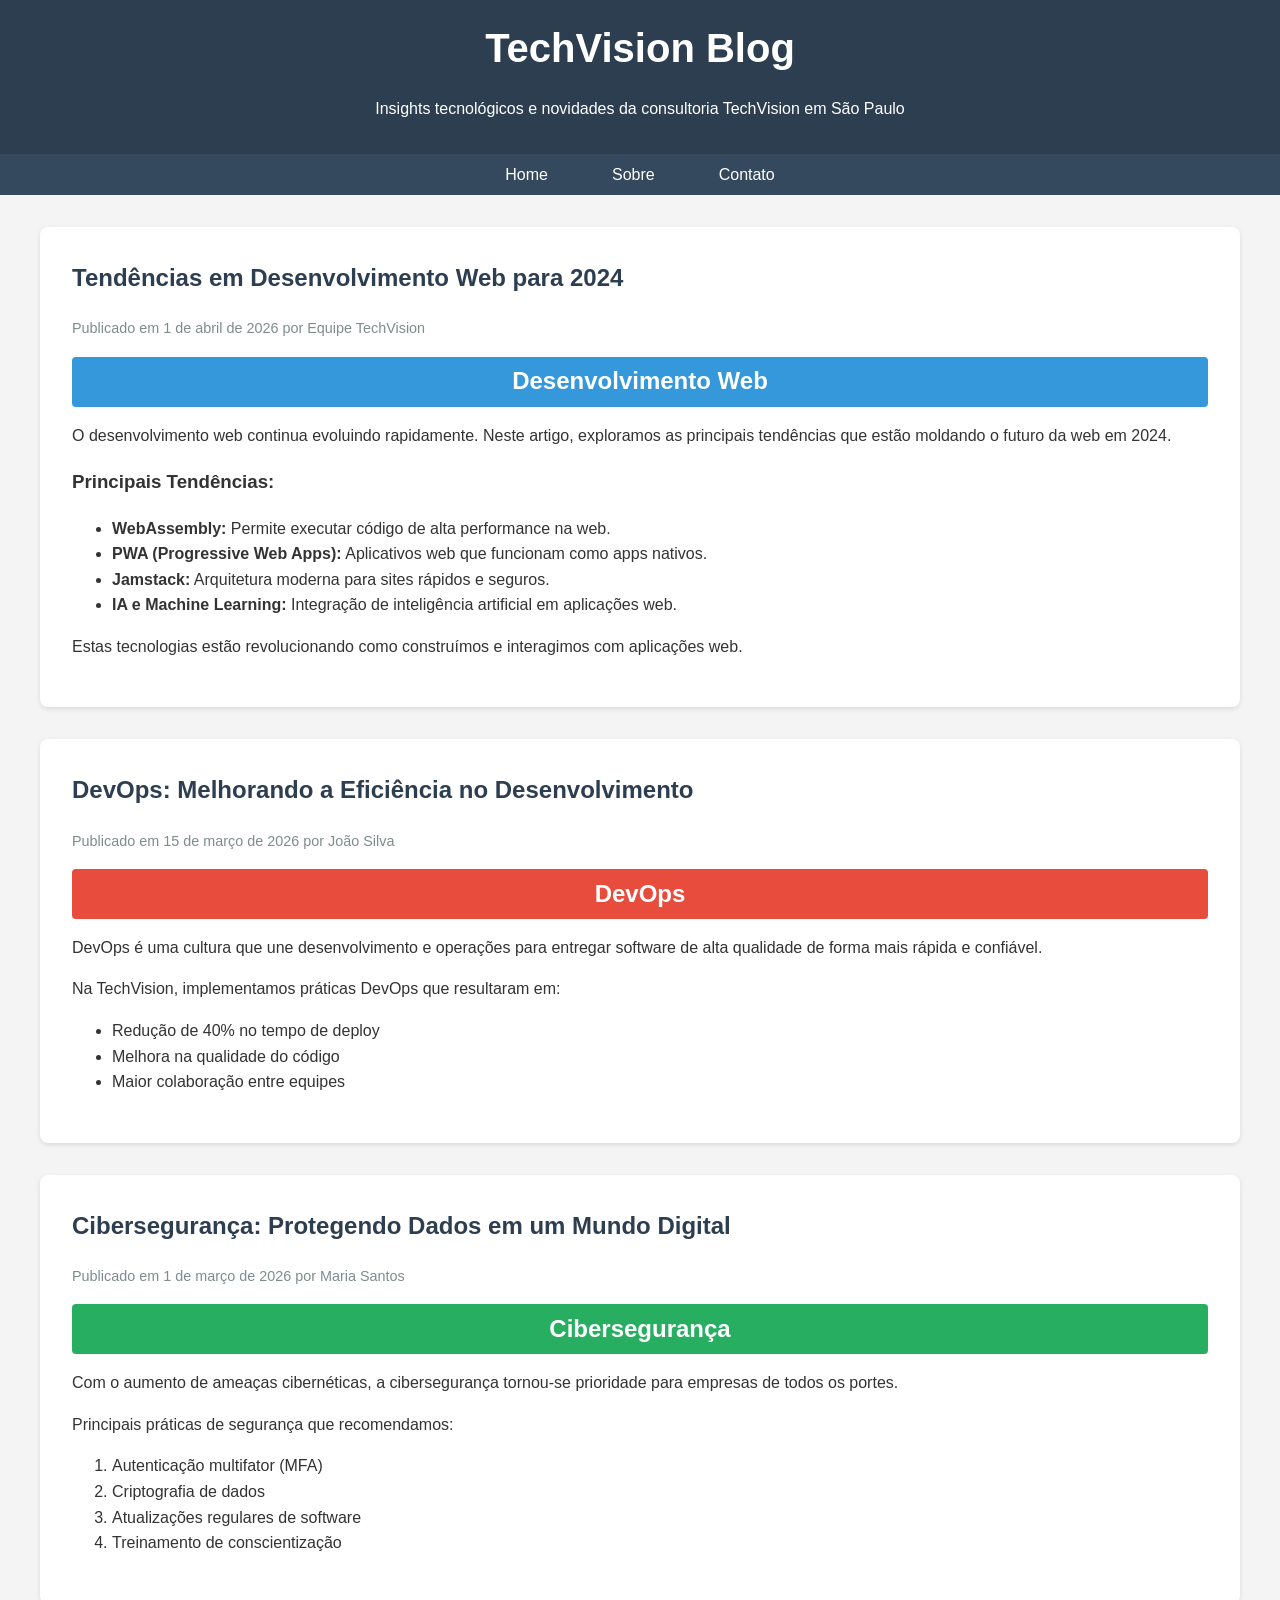
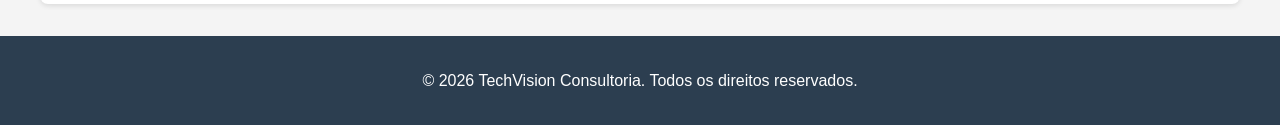
<file: blog/index.html>
<!DOCTYPE html>
<html lang="pt-BR">
<head>
    <meta charset="UTF-8">
    <meta name="viewport" content="width=device-width, initial-scale=1.0">
    <title>TechVision Blog</title>
    <link rel="stylesheet" href="style.css">
</head>
<body>
    <header>
        <h1>TechVision Blog</h1>
        <p>Insights tecnológicos e novidades da consultoria TechVision em São Paulo</p>
    </header>
    <nav>
        <ul>
            <li><a href="#home">Home</a></li>
            <li><a href="#about">Sobre</a></li>
            <li><a href="#contact">Contato</a></li>
        </ul>
    </nav>
    <main>
        <article class="post">
            <h2>Tendências em Desenvolvimento Web para 2024</h2>
            <div class="meta">Publicado em 1 de abril de 2026 por Equipe TechVision</div>
            <div class="image-placeholder">Desenvolvimento Web</div>
            <p>O desenvolvimento web continua evoluindo rapidamente. Neste artigo, exploramos as principais tendências que estão moldando o futuro da web em 2024.</p>
            <h3>Principais Tendências:</h3>
            <ul>
                <li><strong>WebAssembly:</strong> Permite executar código de alta performance na web.</li>
                <li><strong>PWA (Progressive Web Apps):</strong> Aplicativos web que funcionam como apps nativos.</li>
                <li><strong>Jamstack:</strong> Arquitetura moderna para sites rápidos e seguros.</li>
                <li><strong>IA e Machine Learning:</strong> Integração de inteligência artificial em aplicações web.</li>
            </ul>
            <p>Estas tecnologias estão revolucionando como construímos e interagimos com aplicações web.</p>
        </article>

        <article class="post">
            <h2>DevOps: Melhorando a Eficiência no Desenvolvimento</h2>
            <div class="meta">Publicado em 15 de março de 2026 por João Silva</div>
            <div class="image-placeholder" style="background-color: #e74c3c;">DevOps</div>
            <p>DevOps é uma cultura que une desenvolvimento e operações para entregar software de alta qualidade de forma mais rápida e confiável.</p>
            <p>Na TechVision, implementamos práticas DevOps que resultaram em:</p>
            <ul>
                <li>Redução de 40% no tempo de deploy</li>
                <li>Melhora na qualidade do código</li>
                <li>Maior colaboração entre equipes</li>
            </ul>
        </article>

        <article class="post">
            <h2>Cibersegurança: Protegendo Dados em um Mundo Digital</h2>
            <div class="meta">Publicado em 1 de março de 2026 por Maria Santos</div>
            <div class="image-placeholder" style="background-color: #27ae60;">Cibersegurança</div>
            <p>Com o aumento de ameaças cibernéticas, a cibersegurança tornou-se prioridade para empresas de todos os portes.</p>
            <p>Principais práticas de segurança que recomendamos:</p>
            <ol>
                <li>Autenticação multifator (MFA)</li>
                <li>Criptografia de dados</li>
                <li>Atualizações regulares de software</li>
                <li>Treinamento de conscientização</li>
            </ol>
        </article>
    </main>
    <footer>
        <p>&copy; 2026 TechVision Consultoria. Todos os direitos reservados.</p>
    </footer>
</body>
</html>
</file>
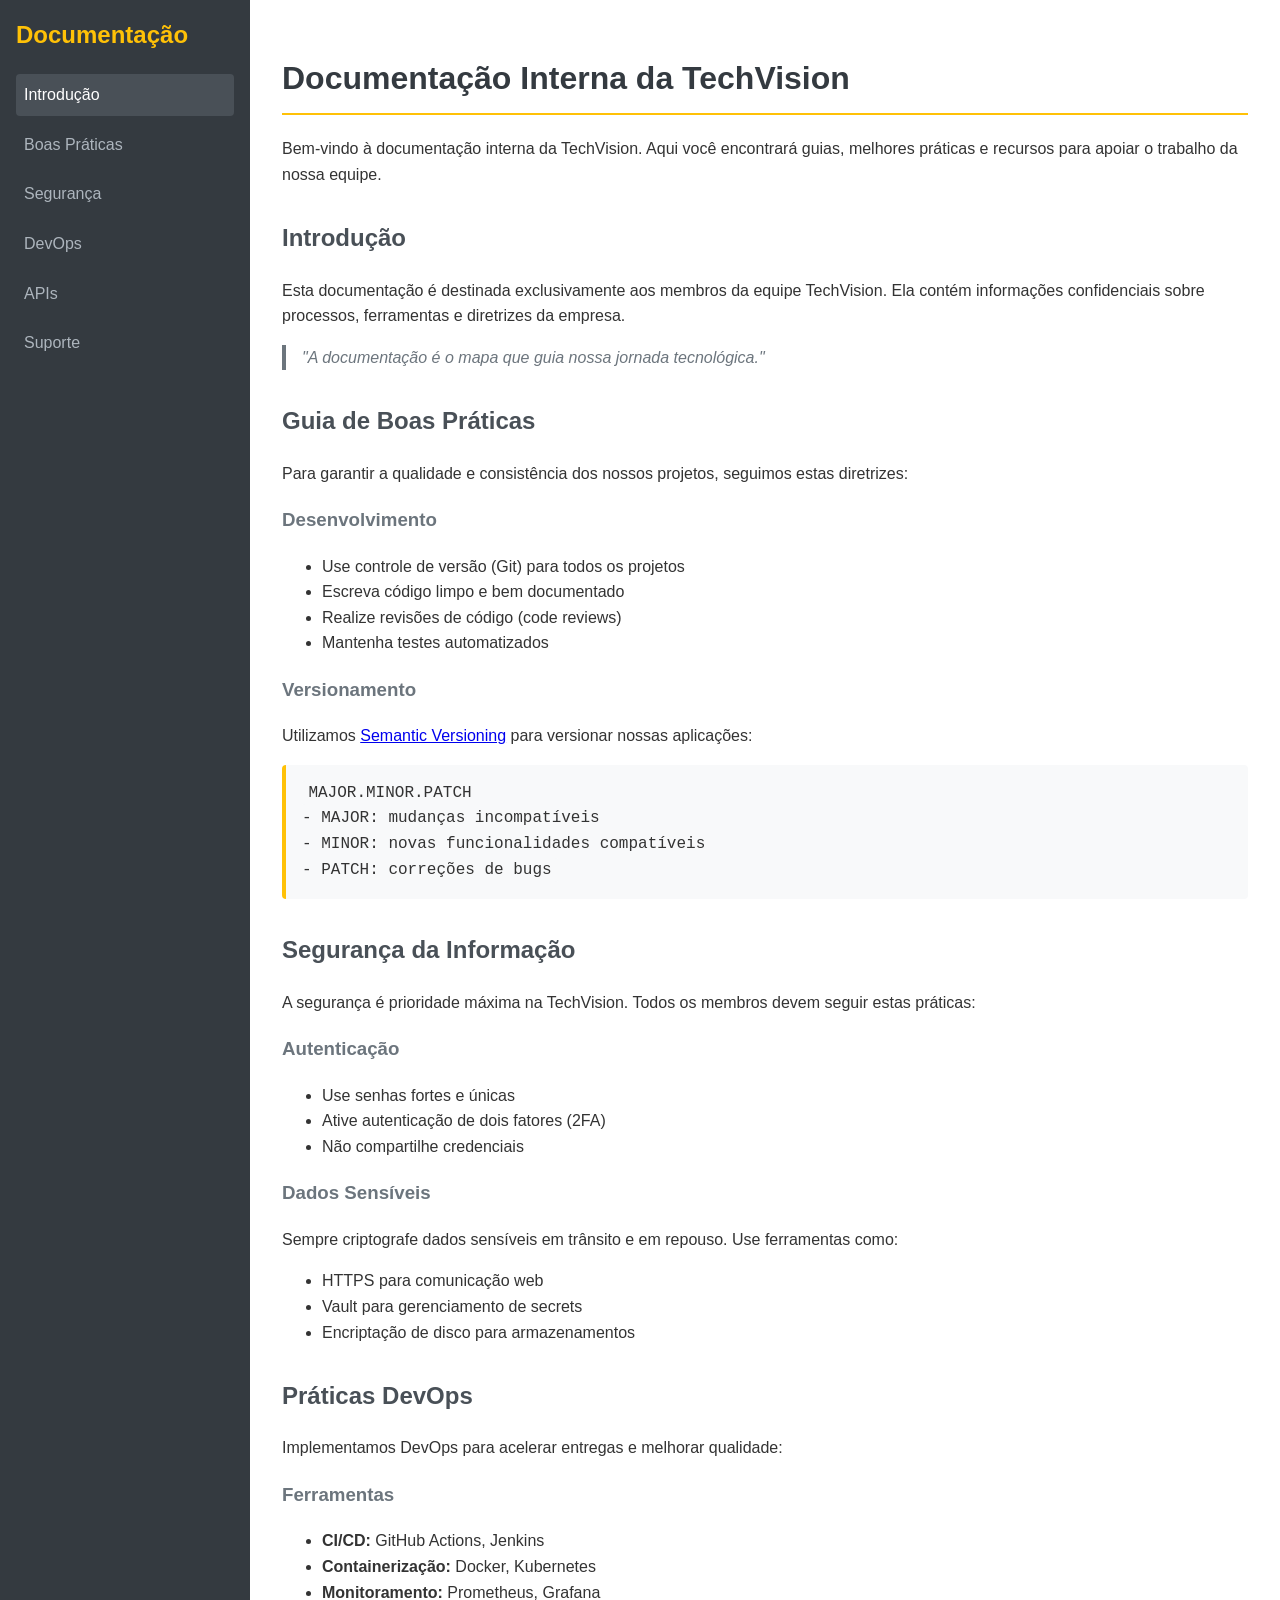
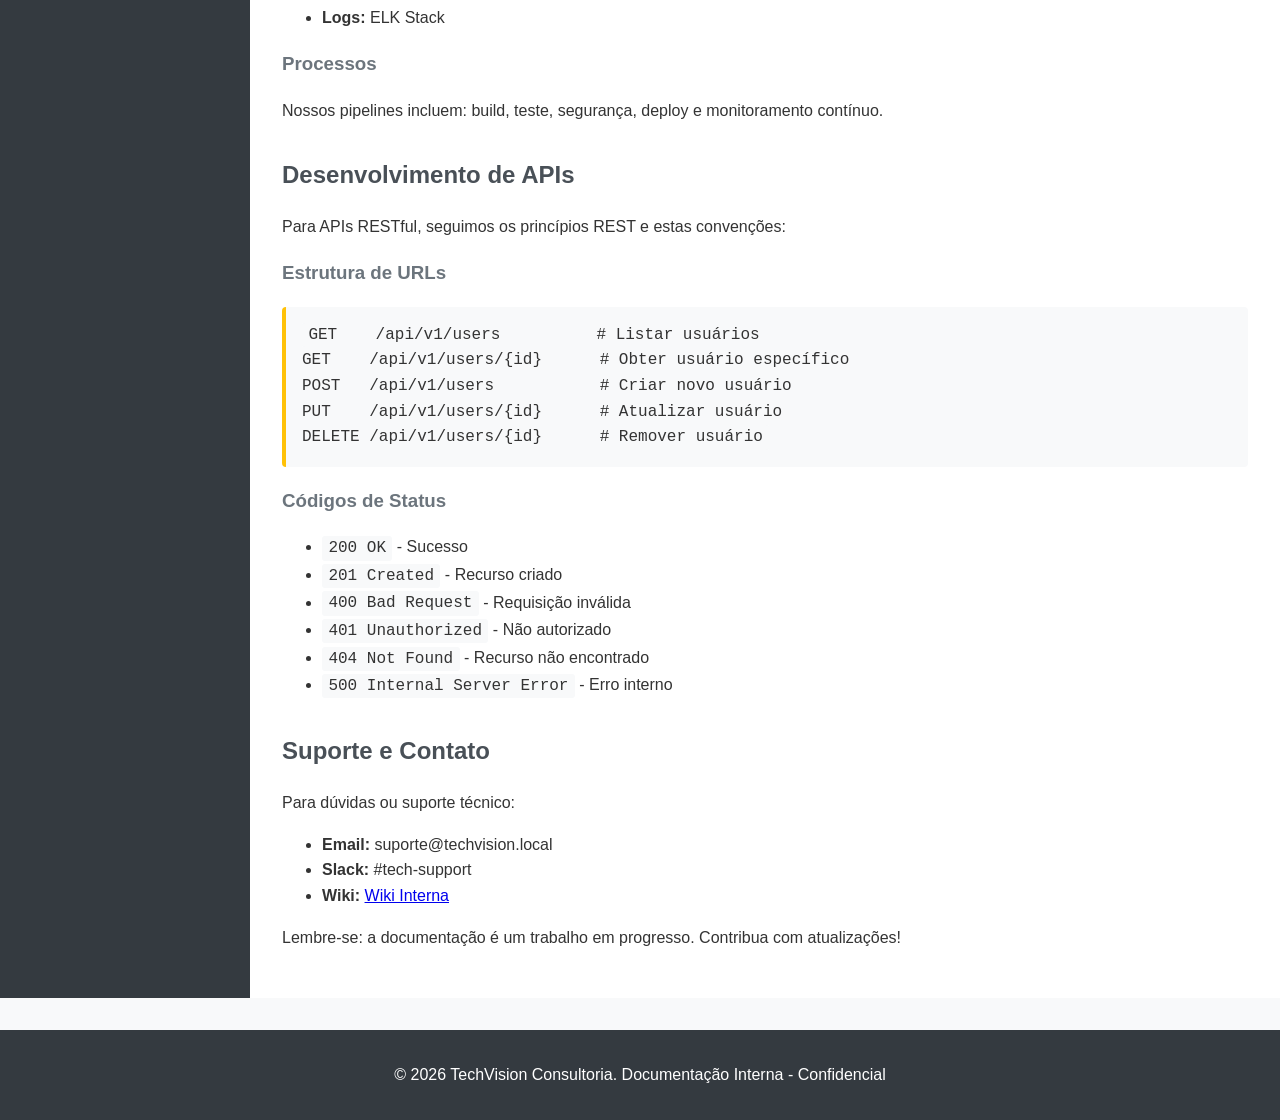
<file: docs/index.html>
<!DOCTYPE html>
<html lang="pt-BR">
<head>
    <meta charset="UTF-8">
    <meta name="viewport" content="width=device-width, initial-scale=1.0">
    <title>Documentação Interna - TechVision</title>
    <link rel="stylesheet" href="style.css">
</head>
<body>
    <div class="container">
        <aside class="sidebar">
            <h2>Documentação</h2>
            <ul>
                <li><a href="#introducao" class="active">Introdução</a></li>
                <li><a href="#boas-praticas">Boas Práticas</a></li>
                <li><a href="#seguranca">Segurança</a></li>
                <li><a href="#devops">DevOps</a></li>
                <li><a href="#apis">APIs</a></li>
                <li><a href="#suporte">Suporte</a></li>
            </ul>
        </aside>
        <main class="main-content">
            <h1>Documentação Interna da TechVision</h1>
            <p>Bem-vindo à documentação interna da TechVision. Aqui você encontrará guias, melhores práticas e recursos para apoiar o trabalho da nossa equipe.</p>

            <section id="introducao">
                <h2>Introdução</h2>
                <p>Esta documentação é destinada exclusivamente aos membros da equipe TechVision. Ela contém informações confidenciais sobre processos, ferramentas e diretrizes da empresa.</p>
                <blockquote>
                    "A documentação é o mapa que guia nossa jornada tecnológica."
                </blockquote>
            </section>

            <section id="boas-praticas">
                <h2>Guia de Boas Práticas</h2>
                <p>Para garantir a qualidade e consistência dos nossos projetos, seguimos estas diretrizes:</p>
                <h3>Desenvolvimento</h3>
                <ul>
                    <li>Use controle de versão (Git) para todos os projetos</li>
                    <li>Escreva código limpo e bem documentado</li>
                    <li>Realize revisões de código (code reviews)</li>
                    <li>Mantenha testes automatizados</li>
                </ul>
                <h3>Versionamento</h3>
                <p>Utilizamos <a href="https://semver.org/" target="_blank">Semantic Versioning</a> para versionar nossas aplicações:</p>
                <pre><code>MAJOR.MINOR.PATCH
- MAJOR: mudanças incompatíveis
- MINOR: novas funcionalidades compatíveis
- PATCH: correções de bugs</code></pre>
            </section>

            <section id="seguranca">
                <h2>Segurança da Informação</h2>
                <p>A segurança é prioridade máxima na TechVision. Todos os membros devem seguir estas práticas:</p>
                <h3>Autenticação</h3>
                <ul>
                    <li>Use senhas fortes e únicas</li>
                    <li>Ative autenticação de dois fatores (2FA)</li>
                    <li>Não compartilhe credenciais</li>
                </ul>
                <h3>Dados Sensíveis</h3>
                <p>Sempre criptografe dados sensíveis em trânsito e em repouso. Use ferramentas como:</p>
                <ul>
                    <li>HTTPS para comunicação web</li>
                    <li>Vault para gerenciamento de secrets</li>
                    <li>Encriptação de disco para armazenamentos</li>
                </ul>
            </section>

            <section id="devops">
                <h2>Práticas DevOps</h2>
                <p>Implementamos DevOps para acelerar entregas e melhorar qualidade:</p>
                <h3>Ferramentas</h3>
                <ul>
                    <li><strong>CI/CD:</strong> GitHub Actions, Jenkins</li>
                    <li><strong>Containerização:</strong> Docker, Kubernetes</li>
                    <li><strong>Monitoramento:</strong> Prometheus, Grafana</li>
                    <li><strong>Logs:</strong> ELK Stack</li>
                </ul>
                <h3>Processos</h3>
                <p>Nossos pipelines incluem: build, teste, segurança, deploy e monitoramento contínuo.</p>
            </section>

            <section id="apis">
                <h2>Desenvolvimento de APIs</h2>
                <p>Para APIs RESTful, seguimos os princípios REST e estas convenções:</p>
                <h3>Estrutura de URLs</h3>
                <pre><code>GET    /api/v1/users          # Listar usuários
GET    /api/v1/users/{id}      # Obter usuário específico
POST   /api/v1/users           # Criar novo usuário
PUT    /api/v1/users/{id}      # Atualizar usuário
DELETE /api/v1/users/{id}      # Remover usuário</code></pre>
                <h3>Códigos de Status</h3>
                <ul>
                    <li><code>200 OK</code> - Sucesso</li>
                    <li><code>201 Created</code> - Recurso criado</li>
                    <li><code>400 Bad Request</code> - Requisição inválida</li>
                    <li><code>401 Unauthorized</code> - Não autorizado</li>
                    <li><code>404 Not Found</code> - Recurso não encontrado</li>
                    <li><code>500 Internal Server Error</code> - Erro interno</li>
                </ul>
            </section>

            <section id="suporte">
                <h2>Suporte e Contato</h2>
                <p>Para dúvidas ou suporte técnico:</p>
                <ul>
                    <li><strong>Email:</strong> suporte@techvision.local</li>
                    <li><strong>Slack:</strong> #tech-support</li>
                    <li><strong>Wiki:</strong> <a href="#">Wiki Interna</a></li>
                </ul>
                <p>Lembre-se: a documentação é um trabalho em progresso. Contribua com atualizações!</p>
            </section>
        </main>
    </div>
    <footer>
        <p>&copy; 2026 TechVision Consultoria. Documentação Interna - Confidencial</p>
    </footer>
</body>
</html>
</file>
<file: blog/style.css>
/* Blog Styles */
body {
    font-family: 'Segoe UI', Tahoma, Geneva, Verdana, sans-serif;
    margin: 0;
    padding: 0;
    line-height: 1.6;
    color: #333;
    background-color: #f4f4f4;
}

header {
    background-color: #2c3e50;
    color: white;
    padding: 1rem 0;
    text-align: center;
}

header h1 {
    margin: 0;
    font-size: 2.5rem;
}

nav {
    background-color: #34495e;
    padding: 0.5rem;
}

nav ul {
    list-style: none;
    padding: 0;
    margin: 0;
    display: flex;
    justify-content: center;
}

nav ul li {
    margin: 0 1rem;
}

nav ul li a {
    color: white;
    text-decoration: none;
    padding: 0.5rem 1rem;
    border-radius: 4px;
    transition: background-color 0.3s;
}

nav ul li a:hover {
    background-color: #2980b9;
}

main {
    max-width: 1200px;
    margin: 2rem auto;
    padding: 0 1rem;
}

.post {
    background-color: white;
    margin-bottom: 2rem;
    padding: 2rem;
    border-radius: 8px;
    box-shadow: 0 2px 5px rgba(0,0,0,0.1);
}

.post h2 {
    color: #2c3e50;
    margin-top: 0;
}

.post .meta {
    color: #7f8c8d;
    font-size: 0.9rem;
    margin-bottom: 1rem;
}

.post img {
    max-width: 100%;
    height: auto;
    border-radius: 4px;
    margin: 1rem 0;
}

.image-placeholder {
    width: 100%;
    height: 50px;
    background-color: #3498db;
    color: white;
    display: flex;
    align-items: center;
    justify-content: center;
    font-size: 1.5rem;
    font-weight: bold;
    border-radius: 4px;
    margin: 1rem 0;
}

footer {
    background-color: #2c3e50;
    color: white;
    text-align: center;
    padding: 1rem 0;
    margin-top: 2rem;
}
</file>
<file: docs/style.css>
/* Docs Styles */
body {
    font-family: 'Segoe UI', Tahoma, Geneva, Verdana, sans-serif;
    margin: 0;
    padding: 0;
    line-height: 1.6;
    color: #333;
    background-color: #f8f9fa;
}

.container {
    display: flex;
    min-height: 100vh;
}

.sidebar {
    width: 250px;
    background-color: #343a40;
    color: white;
    padding: 1rem;
    box-sizing: border-box;
}

.sidebar h2 {
    margin-top: 0;
    color: #ffc107;
}

.sidebar ul {
    list-style: none;
    padding: 0;
}

.sidebar ul li {
    margin-bottom: 0.5rem;
}

.sidebar ul li a {
    color: #adb5bd;
    text-decoration: none;
    display: block;
    padding: 0.5rem;
    border-radius: 4px;
    transition: background-color 0.3s;
}

.sidebar ul li a:hover,
.sidebar ul li a.active {
    background-color: #495057;
    color: white;
}

.main-content {
    flex: 1;
    padding: 2rem;
    background-color: white;
    box-sizing: border-box;
}

.main-content h1 {
    color: #343a40;
    border-bottom: 2px solid #ffc107;
    padding-bottom: 0.5rem;
}

.main-content h2 {
    color: #495057;
    margin-top: 2rem;
}

.main-content h3 {
    color: #6c757d;
}

.main-content code {
    background-color: #f8f9fa;
    padding: 0.2rem 0.4rem;
    border-radius: 3px;
    font-family: 'Courier New', monospace;
}

.main-content pre {
    background-color: #f8f9fa;
    padding: 1rem;
    border-radius: 4px;
    overflow-x: auto;
    border-left: 4px solid #ffc107;
}

.main-content blockquote {
    border-left: 4px solid #6c757d;
    padding-left: 1rem;
    margin: 1rem 0;
    color: #6c757d;
    font-style: italic;
}

footer {
    background-color: #343a40;
    color: white;
    text-align: center;
    padding: 1rem;
    margin-top: 2rem;
}
</file>
